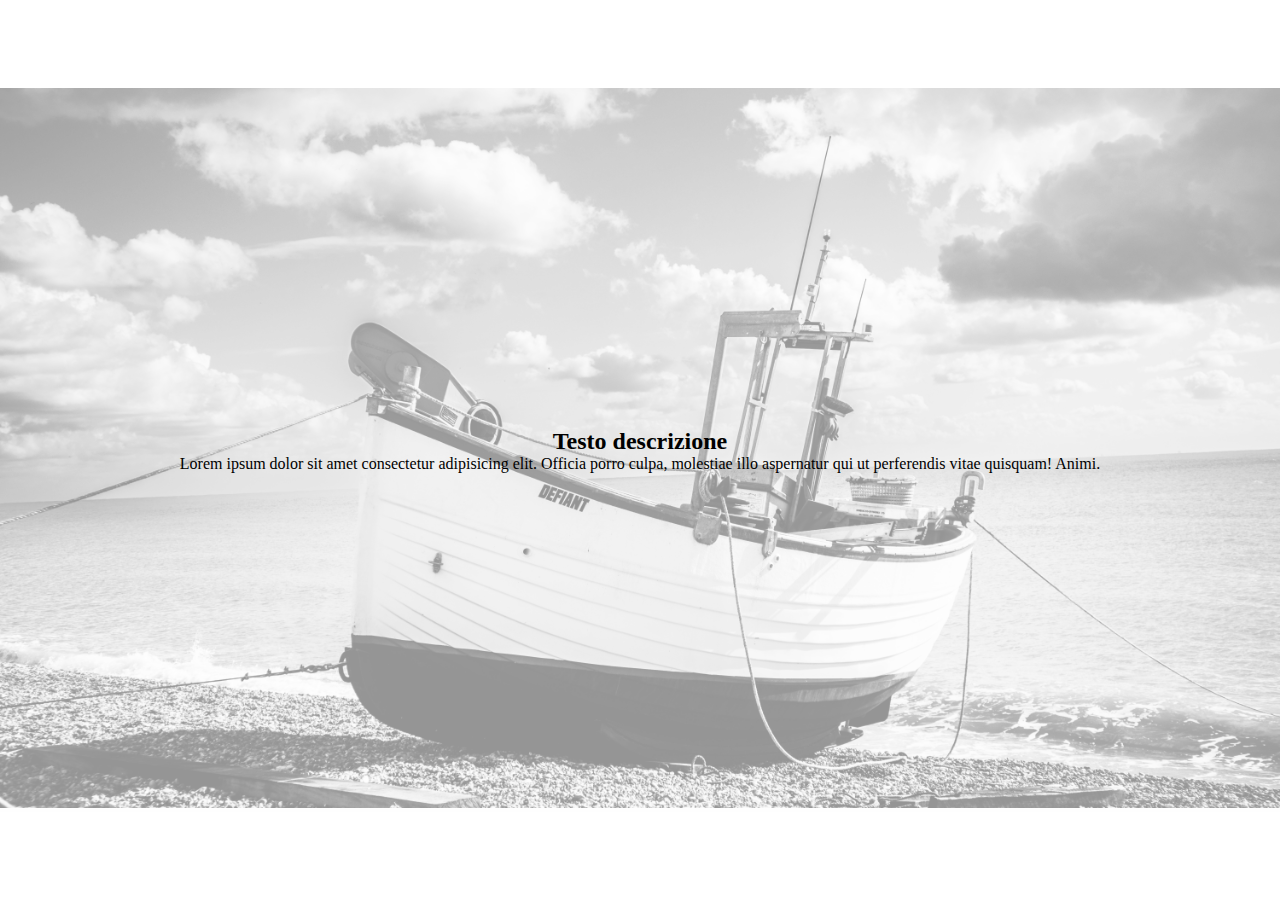
<file: 23-10/index.html>
<!DOCTYPE html>
<html lang="en">

<head>
    <meta charset="UTF-8">
    <meta name="viewport" content="width=device-width, initial-scale=1.0">
    <link rel="stylesheet" href="style.css">
    <title>Document</title>
</head>

<body>
    <section class="container">

        <figure>
            <span class="velo"></span>
            <img src="./foto.jpg" alt="fono nave">
        </figure>

        <section class="testo__foto">
            <h2>Testo descrizione</h2>
            <p>
                Lorem ipsum dolor sit amet consectetur adipisicing elit. Officia porro culpa, molestiae illo aspernatur
                qui
                ut perferendis vitae quisquam! Animi.
            </p>
        </section>
    </section>
</body>

</html>
</file>
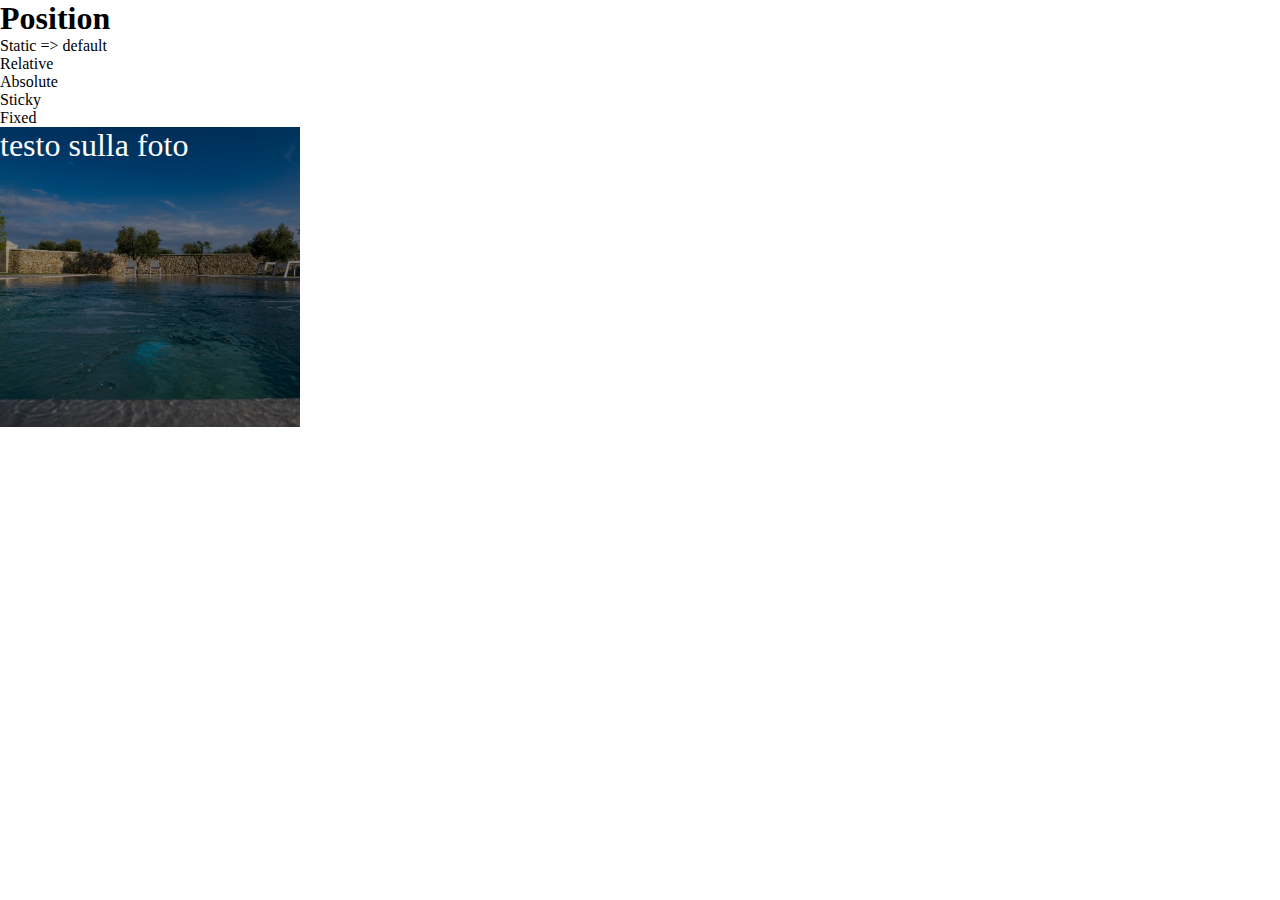
<file: css/02-10/index.html>
<!DOCTYPE html>
<html lang="en">
  <head>
    <meta charset="UTF-8" />
    <meta name="viewport" content="width=device-width, initial-scale=1.0" />
    <link rel="stylesheet" href="style.css" />
    <title>Position</title>
  </head>
  <body>
    <h1>Position</h1>
    <ul>
      <li>Static => default</li>
      <!-- posizione di partenza di tutti i tag -->
      <li>Relative</li>
      <!-- posizione relativa in base al suo posto nel flusso -->
      <li>Absolute</li>
      <li>Sticky</li>
      <!-- header=> stiky header -->
      <li>Fixed</li>
      <!-- posiziona un tag fisso nella pagina  -->
    </ul>

    <!--    <div class="esempio"></div>
     <div class="esempio2"></div> -->

    <div class="esempio3">
      <!-- container padre -->
      <!--          <div class="esempio4 uno"></div> 
          <div class="esempio4 due"></div> 
          <div class="esempio4 tre"></div> 
          <div class="esempio4 qua"></div>  -->
          <div class="pellicola"></div>
      <div class="foto">
        <img src="piscina.JPG" alt="" />
      
      </div>
        <p class="testo">testo sulla foto</p>
    </div>
  </body>
</html>
</file>
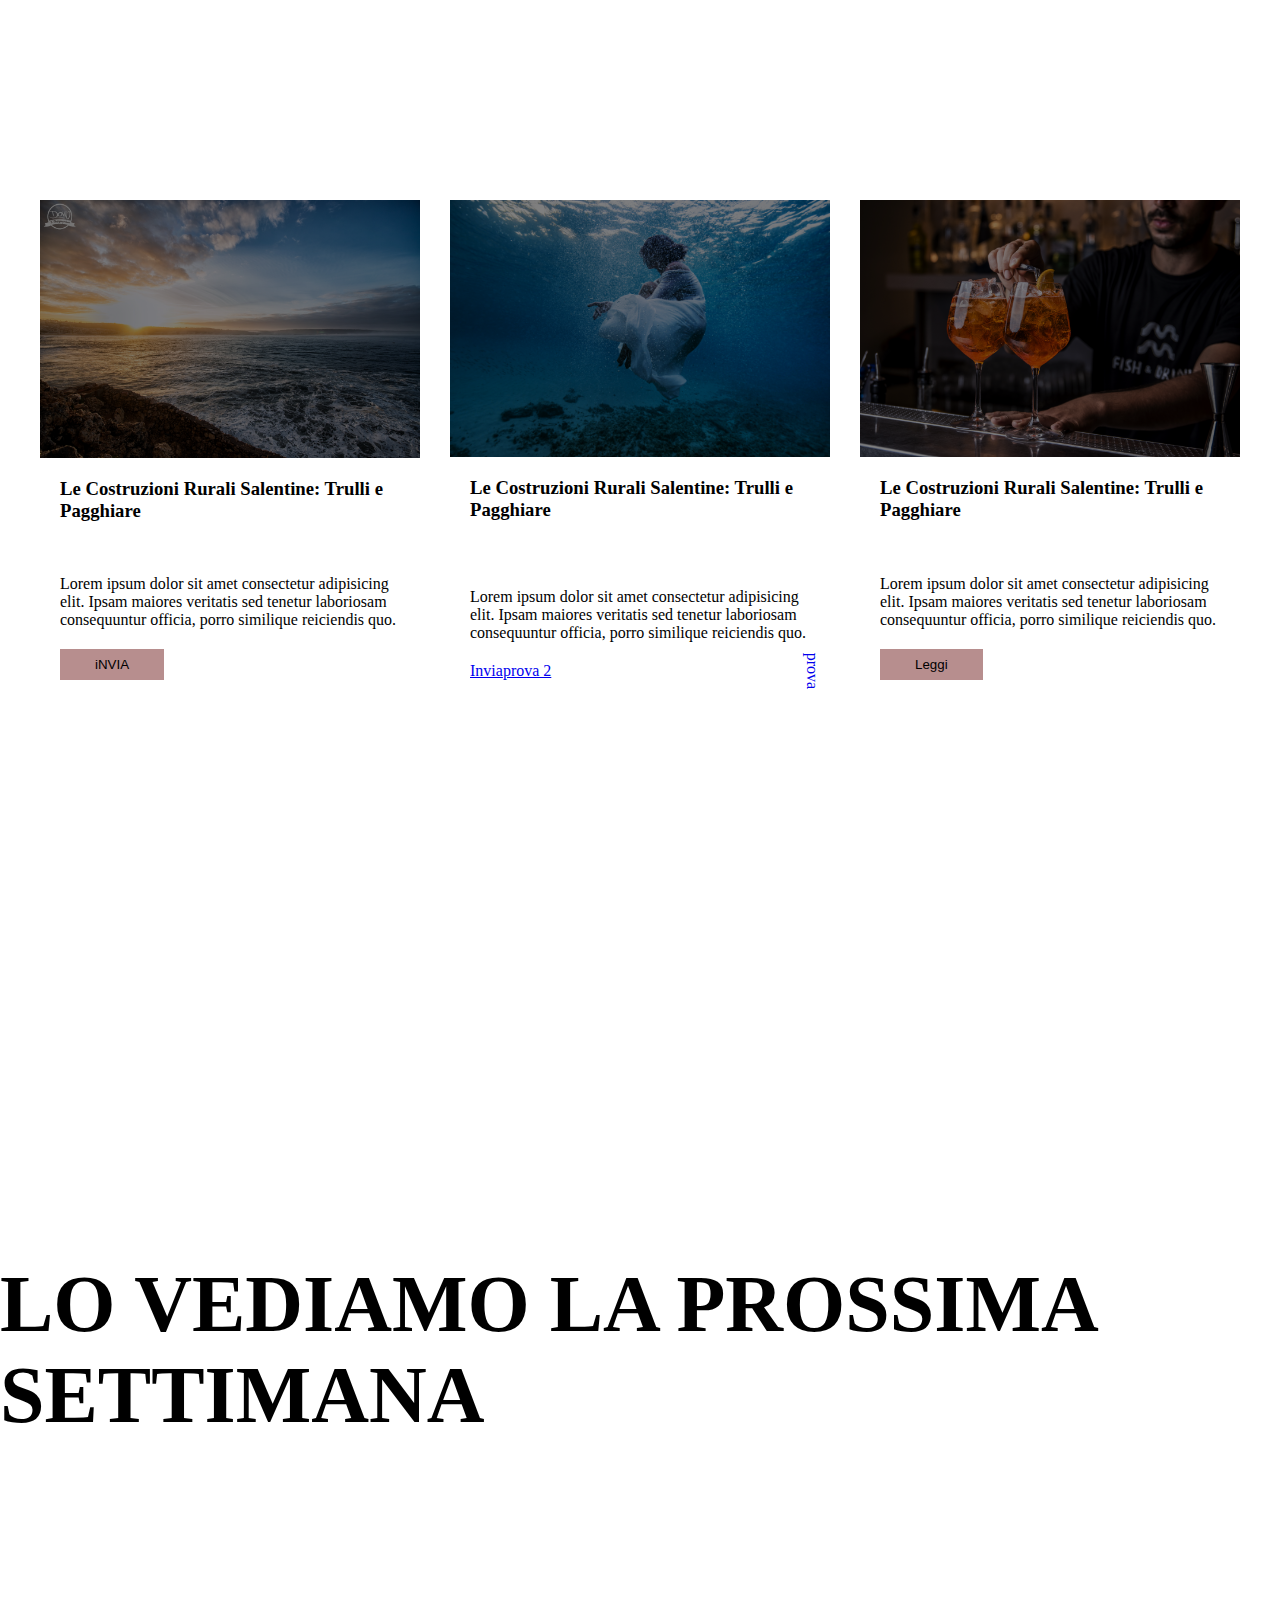
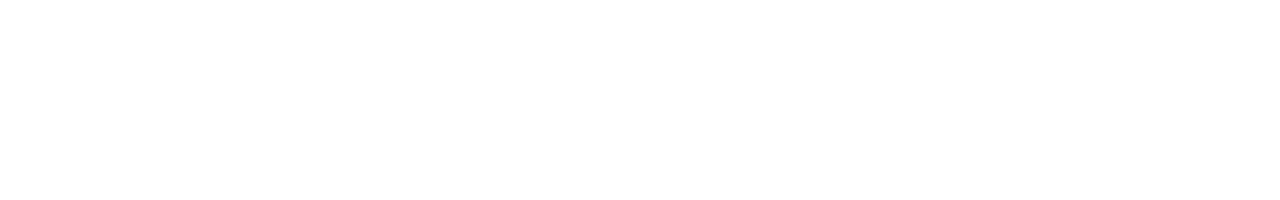
<file: css/09-10/index.html>
<!DOCTYPE html>
<html lang="en">

<head>
  <meta charset="UTF-8" />
  <meta name="viewport" content="width=device-width, initial-scale=1.0" />
  <link rel="stylesheet" href="style.css" />
  <title>Card</title>
</head>

<body>
  <section class="blog__cards">
    <div class="blog__cards-container">
      <div class="blog__cards-card">
        <figure class="blog__cards-card-foto">
          <img src="./src/DOM4974.jpg" alt="prima foto" />
        </figure>
        <div class="blog__cards-card-testo">
          <h3>Le Costruzioni Rurali Salentine: Trulli e Pagghiare</h3>
          <p>
            Lorem ipsum dolor sit amet consectetur adipisicing elit. Ipsam
            maiores veritatis sed tenetur laboriosam consequuntur officia,
            porro similique reiciendis quo.
          </p>
          <button class="invia">iNVIA</button>
        </div>
      </div>
      <div class="blog__cards-card">
        <figure class="blog__cards-card-foto">
          <img src="./src/DOM_9903.jpg" alt="prima foto" />
        </figure>
        <div class="blog__cards-card-testo">
          <h3>Le Costruzioni Rurali Salentine: Trulli e Pagghiare</h3>
          <p>
            Lorem ipsum dolor sit amet consectetur adipisicing elit. Ipsam
            maiores veritatis sed tenetur laboriosam consequuntur officia,
            porro similique reiciendis quo.
          </p>
          <a class="inviaA" href="#">Invia</a>

        </div>
      </div>
      <div class="blog__cards-card">
        <figure class="blog__cards-card-foto">
          <img src="./src/GE1_2231_ammare©whiroo2021-scaled.jpg" alt="prima foto" />
        </figure>
        <div class="blog__cards-card-testo">
          <h3>Le Costruzioni Rurali Salentine: Trulli e Pagghiare</h3>
          <p>
            Lorem ipsum dolor sit amet consectetur adipisicing elit. Ipsam
            maiores veritatis sed tenetur laboriosam consequuntur officia,
            porro similique reiciendis quo.
          </p>
          <button>Leggi</button>
        </div>
      </div>
    </div>
  </section>

  <section class="centrale">
    <section class="container__centrale">
      <h1 class="daAnimare">Lo
         vediamo la prossima settimana</h1>
    </section>

  </section>
</body>

</html>
</file>
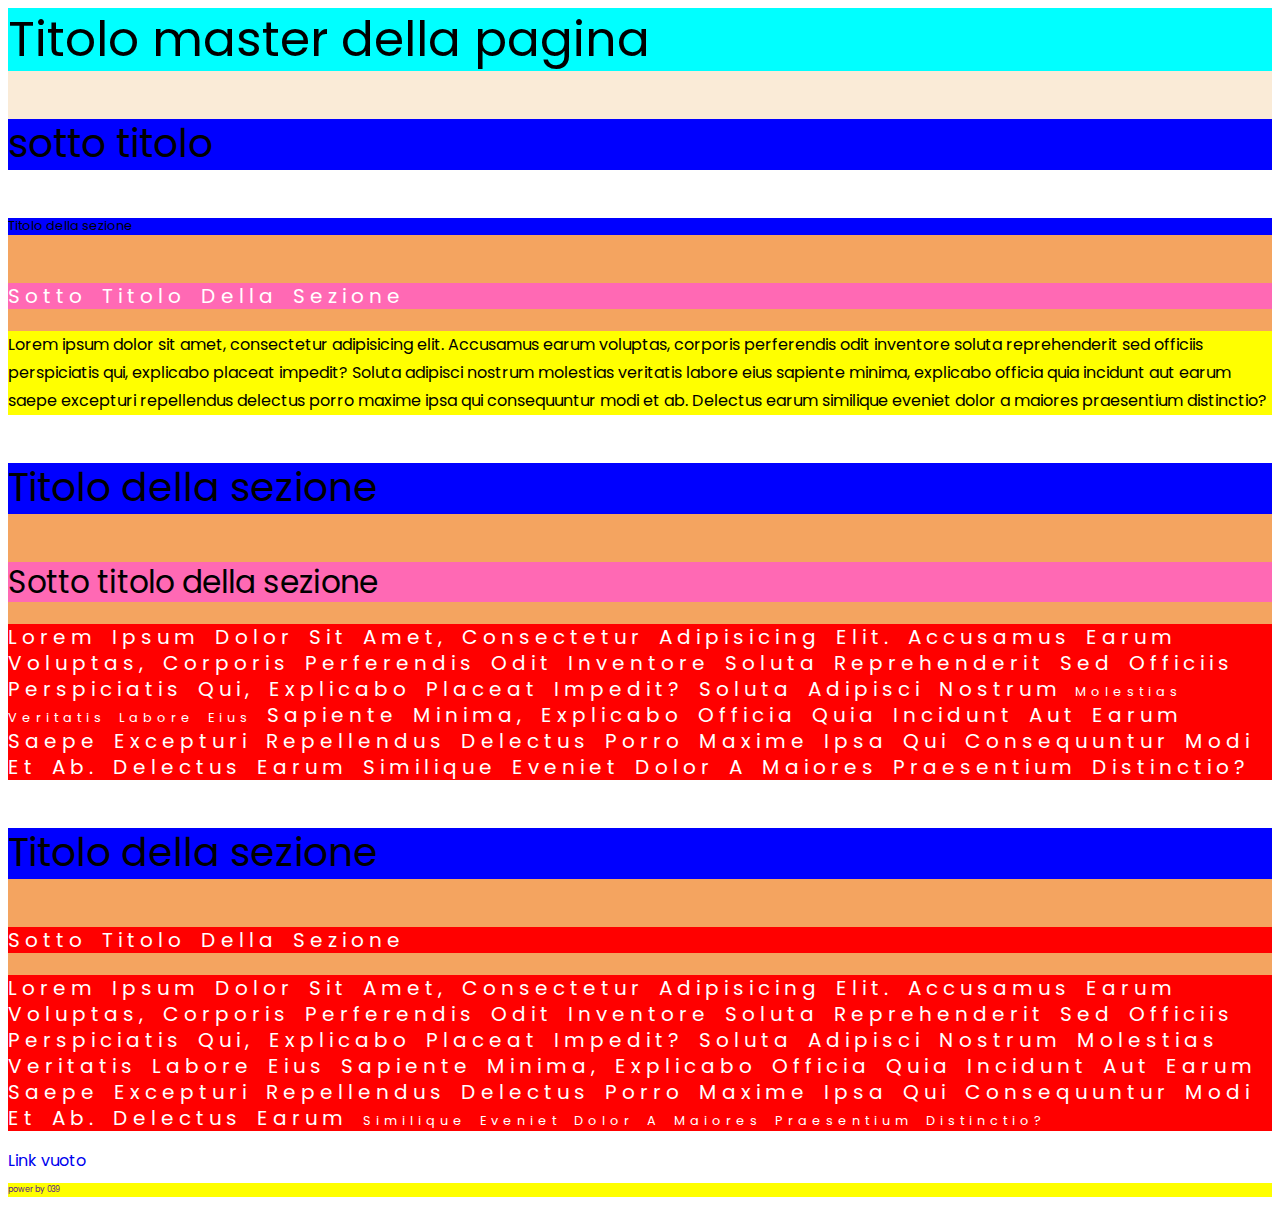
<file: css/25-09/index.html>
<!DOCTYPE html>
<html lang="en">
  <head>
    <meta charset="UTF-8" />
    <meta name="viewport" content="width=device-width, initial-scale=1.0" />
    <link rel="stylesheet" href="./src/style/style.css" />
    <link rel="preconnect" href="https://fonts.googleapis.com" />
    <link rel="preconnect" href="https://fonts.gstatic.com" crossorigin />
 
    <title>Pagina con lo stile</title>
  </head>
  <body>
    <main>
      <h1>Titolo master della pagina</h1>
      <h2>sotto titolo</h2>
    </main>
    <section>
      <h2 class="text_small">Titolo della sezione</h2>
      <h3 class="primoTitoloH3" id="titoloSecondoH3">
        Sotto titolo della sezione
      </h3>
      <p>
        Lorem ipsum dolor sit amet, consectetur adipisicing elit. Accusamus
        earum voluptas, corporis perferendis odit inventore soluta reprehenderit
        sed officiis perspiciatis qui, explicabo placeat impedit? Soluta
        adipisci nostrum molestias veritatis labore eius sapiente minima,
        explicabo officia quia incidunt aut earum saepe excepturi repellendus
        delectus porro maxime ipsa qui consequuntur modi et ab. Delectus earum
        similique eveniet dolor a maiores praesentium distinctio?
      </p>
    </section>
    <section>
      <h2>Titolo della sezione</h2>
      <h3 id="titoloSecondoH3">Sotto titolo della sezione</h3>
      <p class="primoTitoloH3">
        Lorem ipsum dolor sit amet, consectetur adipisicing elit. Accusamus
        earum voluptas, corporis perferendis odit inventore soluta reprehenderit
        sed officiis perspiciatis qui, explicabo placeat impedit? Soluta
        adipisci nostrum<span class="text_small"> molestias veritatis labore eius</span> sapiente minima,
        explicabo officia quia incidunt aut earum saepe excepturi repellendus
        delectus porro maxime ipsa qui consequuntur modi et ab. Delectus earum
        similique eveniet dolor a maiores praesentium distinctio?
      </p>
    </section>
    <section>
      <h2>Titolo della sezione</h2>
      <h3 class="primoTitoloH3">Sotto titolo della sezione</h3>
      <p class="primoTitoloH3" S>
        Lorem ipsum dolor sit amet, consectetur adipisicing elit. Accusamus
        earum voluptas, corporis perferendis odit inventore soluta reprehenderit
        sed officiis perspiciatis qui, explicabo placeat impedit? Soluta
        adipisci nostrum molestias veritatis labore eius sapiente minima,
        explicabo officia quia incidunt aut earum saepe excepturi repellendus
        delectus porro maxime ipsa qui consequuntur modi et ab. Delectus earum
       <small> similique eveniet dolor a maiores praesentium distinctio?</small>
      </p>
    </section>

    <a href="#">Link vuoto</a>
    <!-- selettore di tag
selezione tutiii tag uguali, e gli assegna il medesiomo stile

selettore di classe o il selettore di id

selettore di classe ==> .nomeDellaClasse

selettore di id ==> #nomeDellId

-->
<footer>
  <a href="">  <p class="copyright">power by 039</p></a>
</footer>
  </body>
</html>
</file>
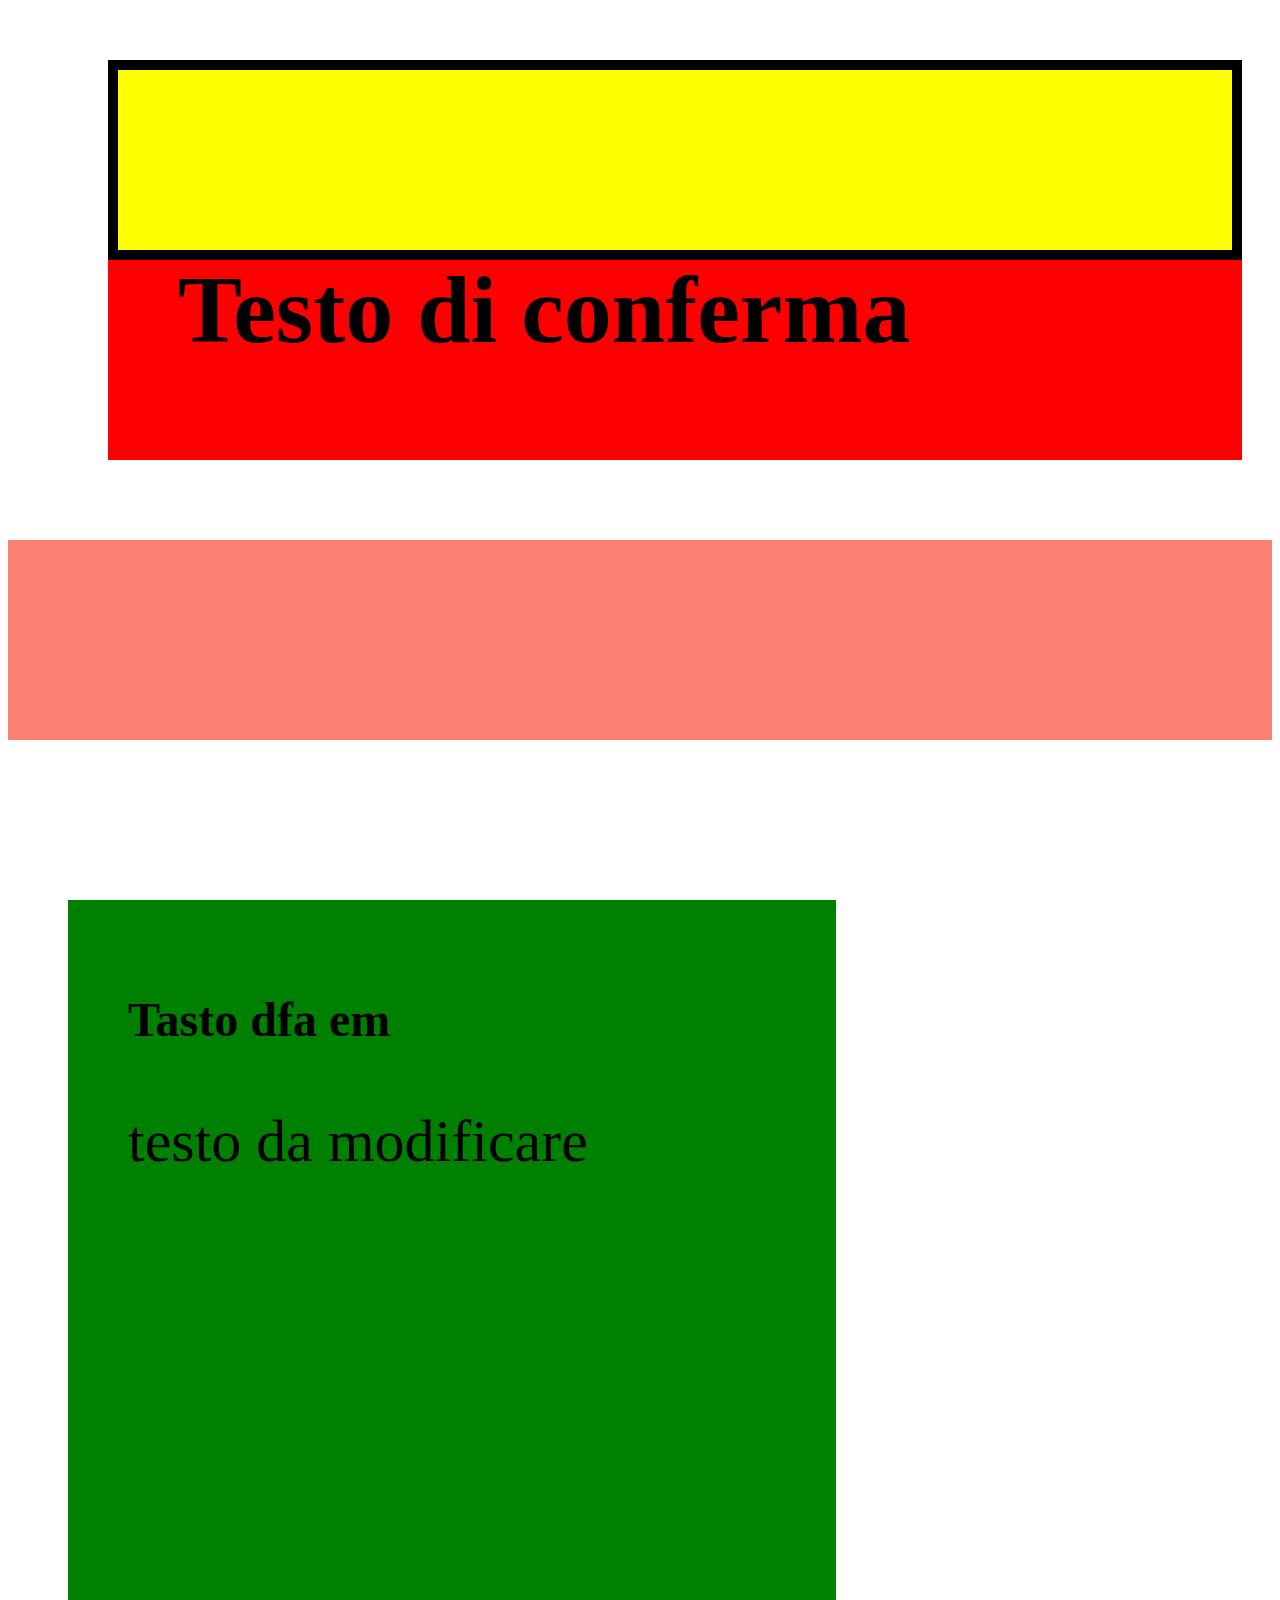
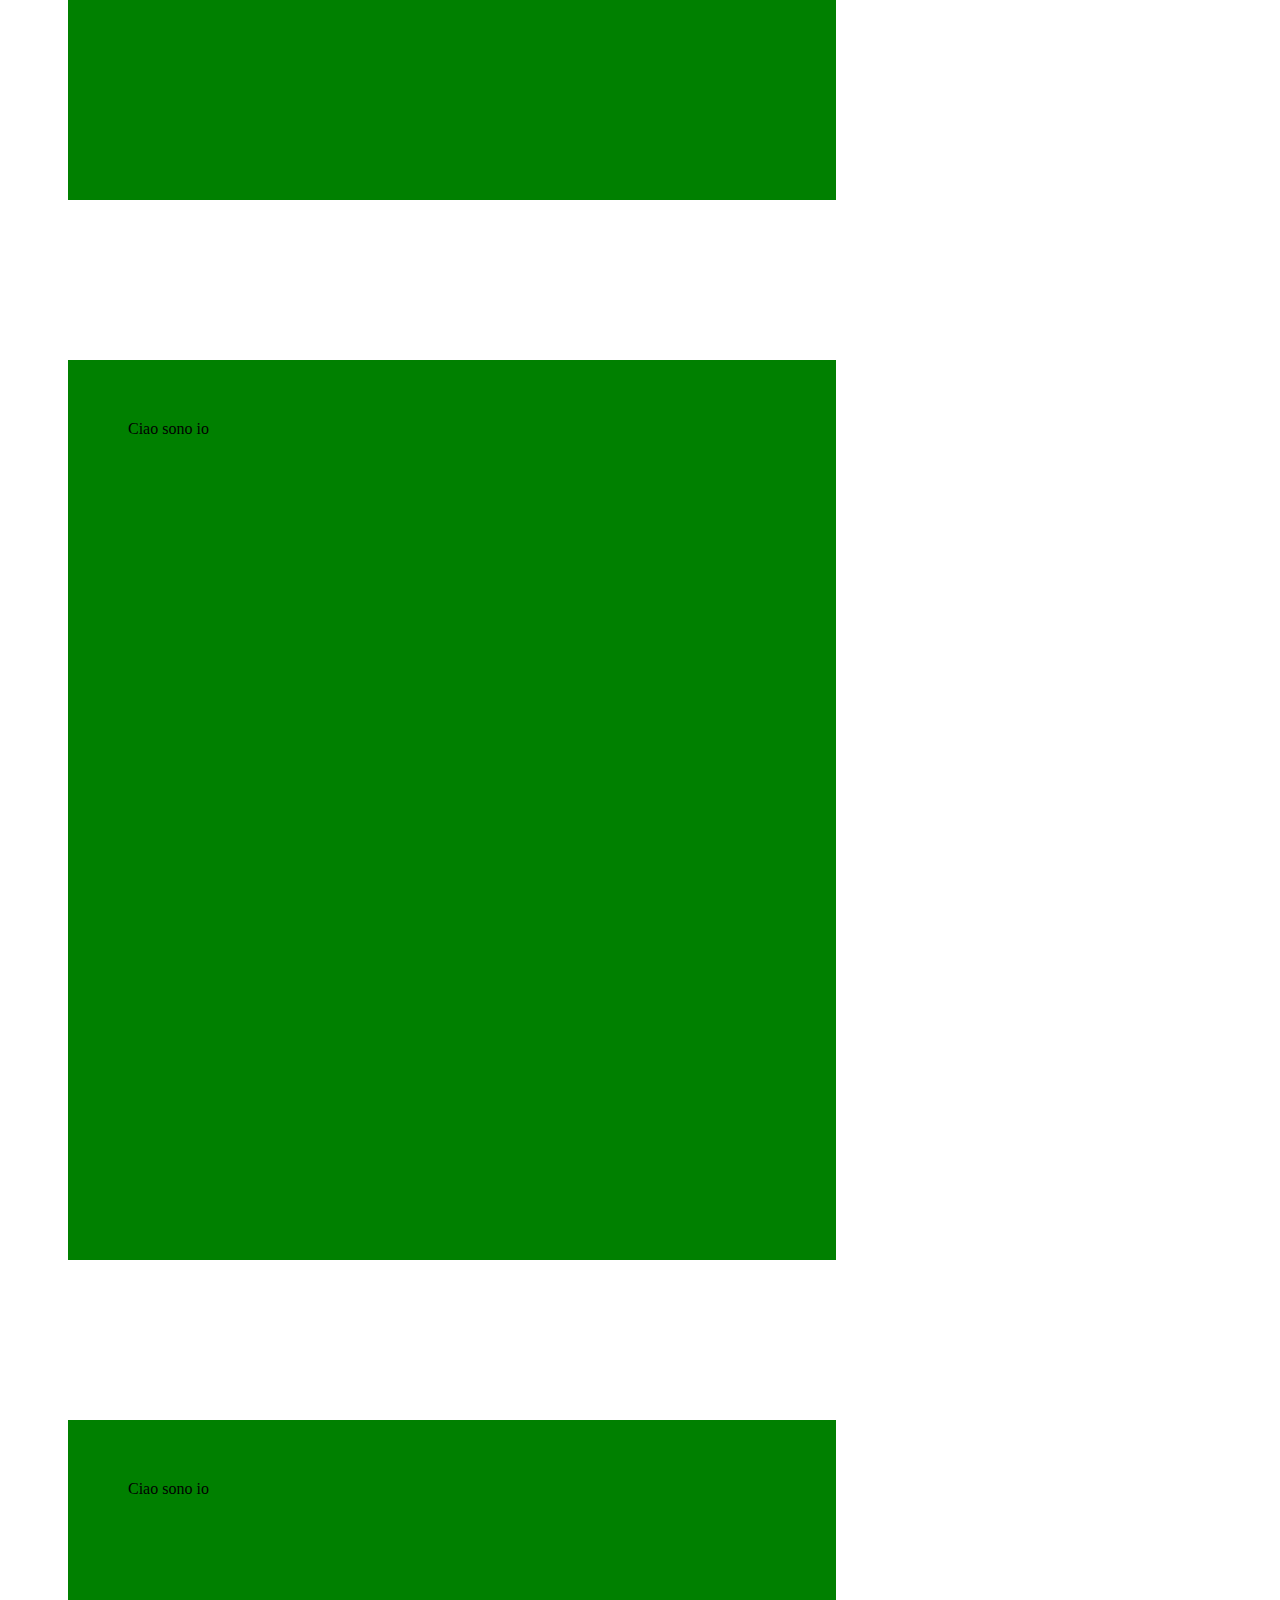
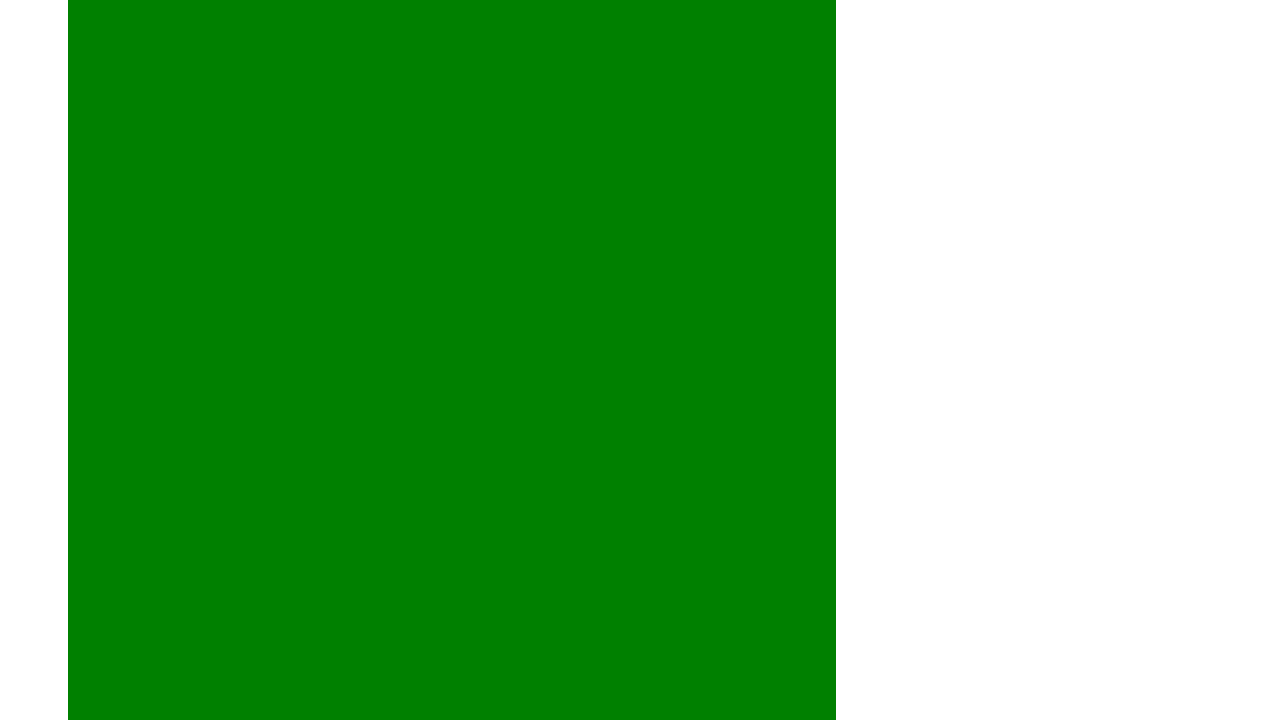
<file: css/28-09/index.html>
<!DOCTYPE html>
<html lang="en">
<head>
    <meta charset="UTF-8">
    <meta name="viewport" content="width=device-width, initial-scale=1.0">
    <link rel="stylesheet" href="./css/style.css">
    <title>Document</title>
</head>
<body>
    
<!-- 
    box model
        margin
        padding
        border
    regole block element
        width
        height
        margin
        padding
        border
    regole inline element
    unità di misura
        px
        em
        rem
        %
        vw
        vh
        vmin
        vmax


-->

<div class="box1">
  <!-- si trova dentro -->  <div class="box2">
    <h1>Testo di conferma</h1>
  </div>
</div>
<!-- si trova fuori -->
<div class="box3"></div>

<div class="box4">
    <h1>Tasto dfa em</h1>
    <p>testo da modificare</p></div>
<div class="box4">Ciao sono io</div>
<div class="box4">Ciao sono io</div>
</body>
</html>
</file>
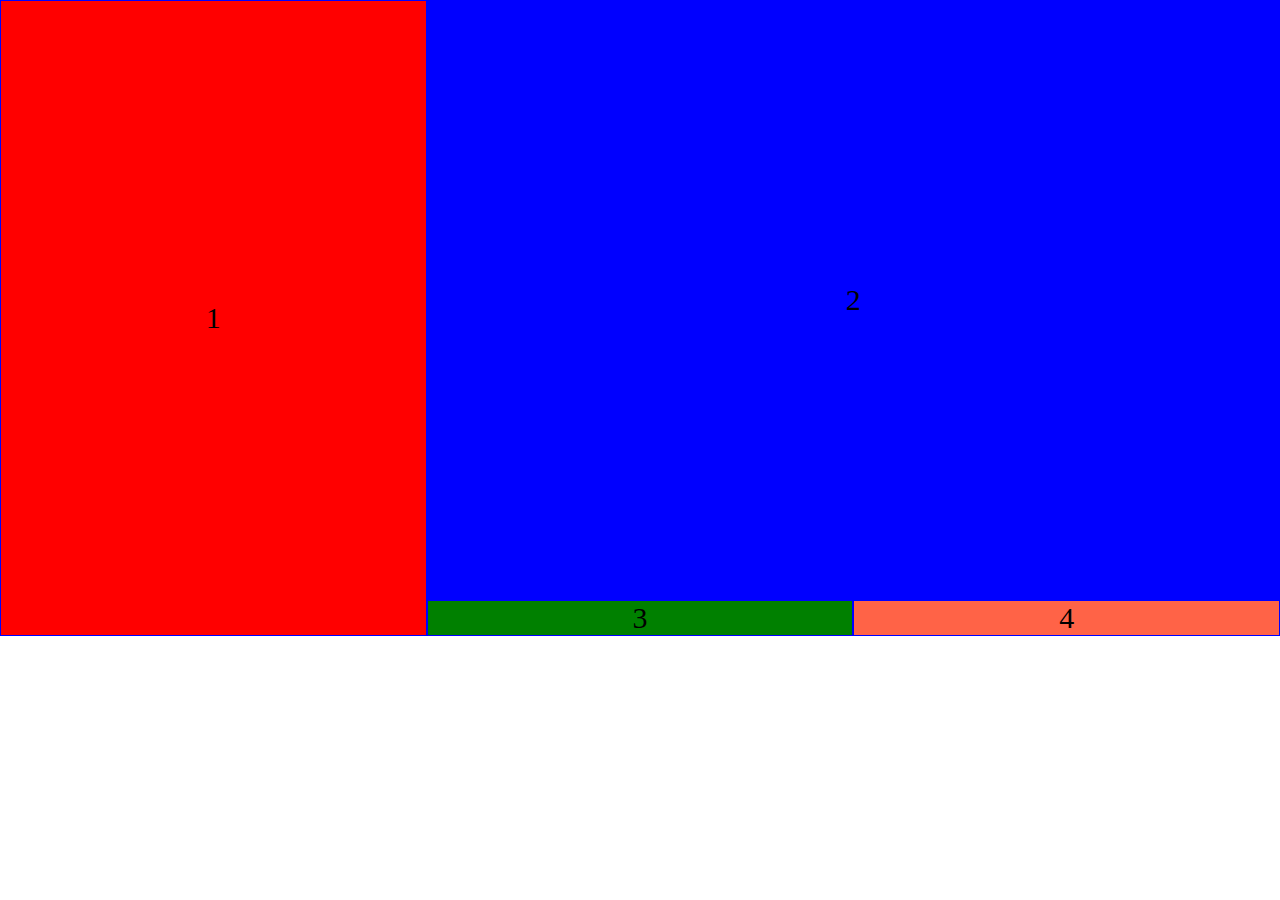
<file: css/grid/index.html>
<!DOCTYPE html>
<html lang="en">
<head>
    <meta charset="UTF-8">
    <meta name="viewport" content="width=device-width, initial-scale=1.0">
    <link rel="stylesheet" href="style.css">
    <title>css grid</title>
</head>
<body>
    <section class="container"><!-- padre -->
        <div class="item item-1">1</div><!-- figlio -->
        <div class="item item-2">2</div>
        <div class="item item-3">3</div>
        <div class="item item-4">4</div>
      <!--   <div class="item item-5">5</div> -->
    <!--     <div class="item item-6">6</div>
        <div class="item item-7">7</div>
        <div class="item item-8">8</div>
        <div class="item item-9">9</div> -->

     <!--    <div class="item item-7">6</div> -->
    </section>

</body>
</html>
</file>
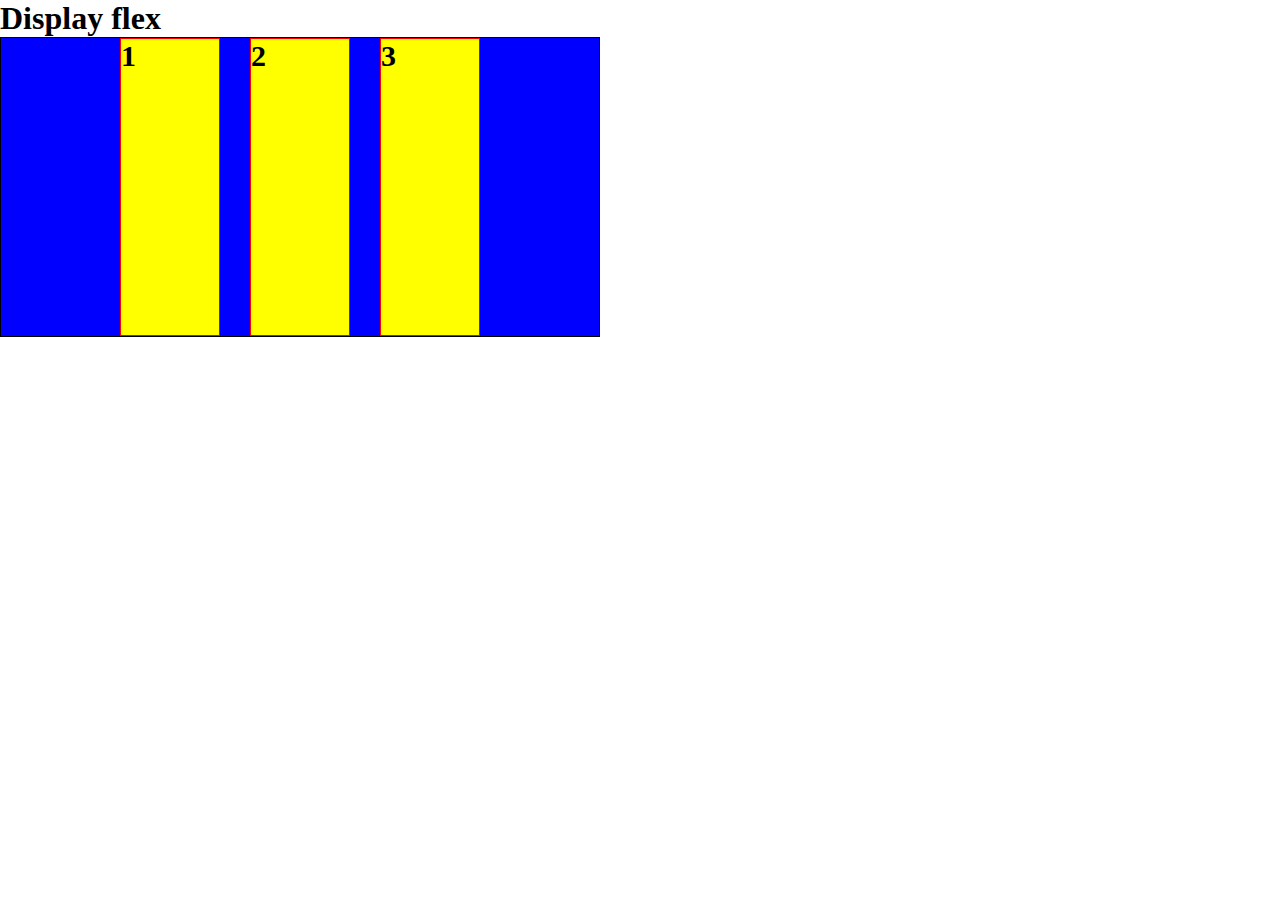
<file: css/flex/02-10/index.html>
<!DOCTYPE html>

<html lang="en">

<head>
    <meta charset="UTF-8">
    <meta name="viewport" content="width=device-width, initial-scale=1.0">
    <link rel="stylesheet" href="./src/style/style.css">
    <title>Display flex</title>
</head>
<body>
    
<h1>Display flex</h1>

<!-- container padre 
    items figli
-->

<div class="padre">
<article class="figlio figlio1"><p>1</p></article>
<article class="figlio figlio2"><p>2</p></article>
<article class="figlio figlio3"><p>3</p></article>
</div>


</body>
</html>
</file>
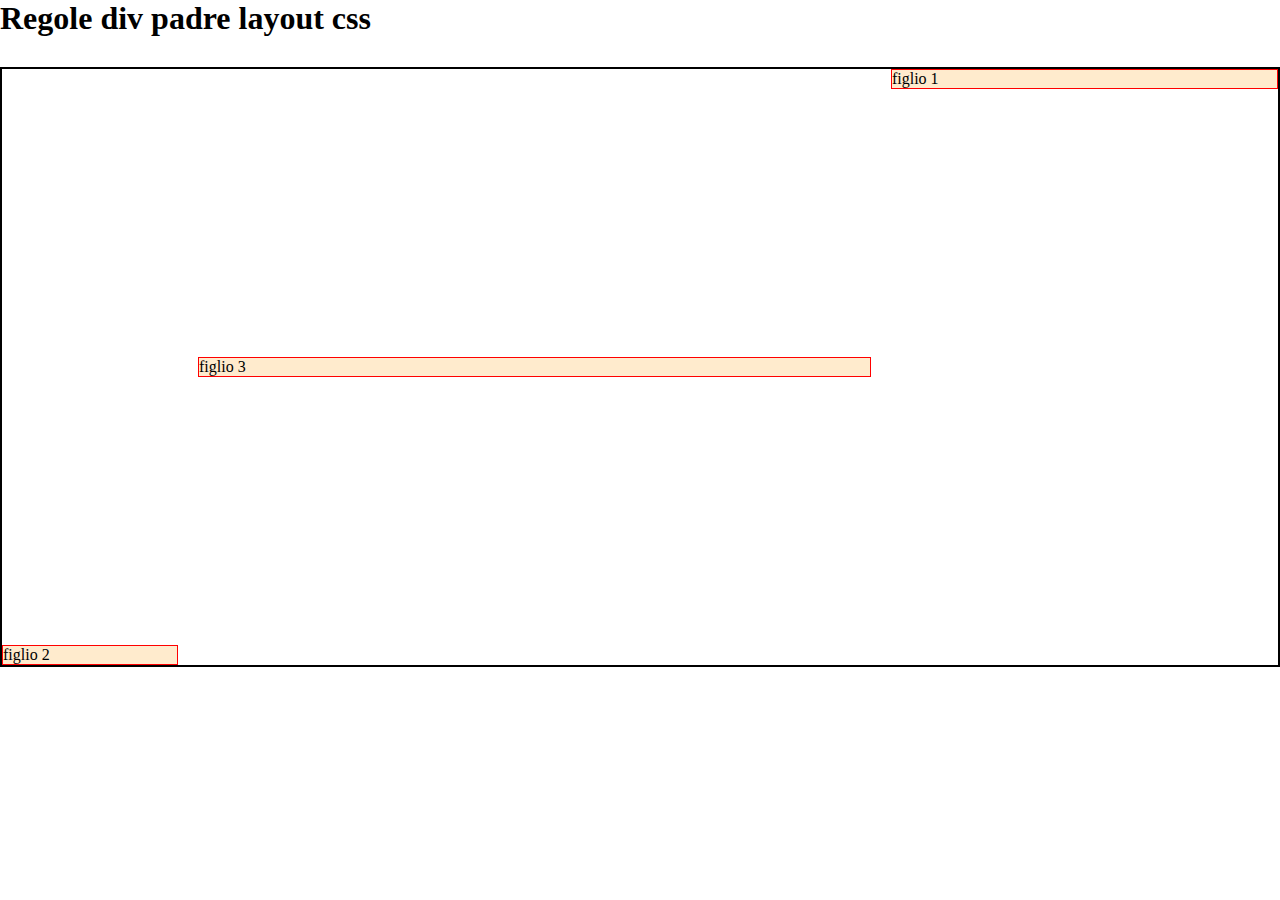
<file: css/flex/05-10/index.html>
<!DOCTYPE html>
<html lang="en">
  <head>
    <meta charset="UTF-8" />
    <meta name="viewport" content="width=device-width, initial-scale=1.0" />
    <link rel="stylesheet" href="style.css" />
    <title>Regole padre</title>
  </head>
  <body>
    <h1>Regole div padre layout css</h1>

    <section class="padre">
      <!-- padre -->
      <!-- figli -->
      <div class="figlio uno">figlio 1</div>

      <div class="figlio due">figlio 2</div>
      <div class="figlio tre">figlio 3</div>
<!--       <div class="figlio quattro">figlio 4</div>
      <div class="figlio cinque">figlio 5</div>
      <div class="figlio sei">figlio 6</div>
      <div class="figlio sette">figlio 7</div>
      <div class="figlio otto">figlio 8</div>
      <div class="figlio nove">figlio 9</div>
      <div class="figlio dieci">figlio 10</div> --> 
    </section>
  </body>
</html>
</file>
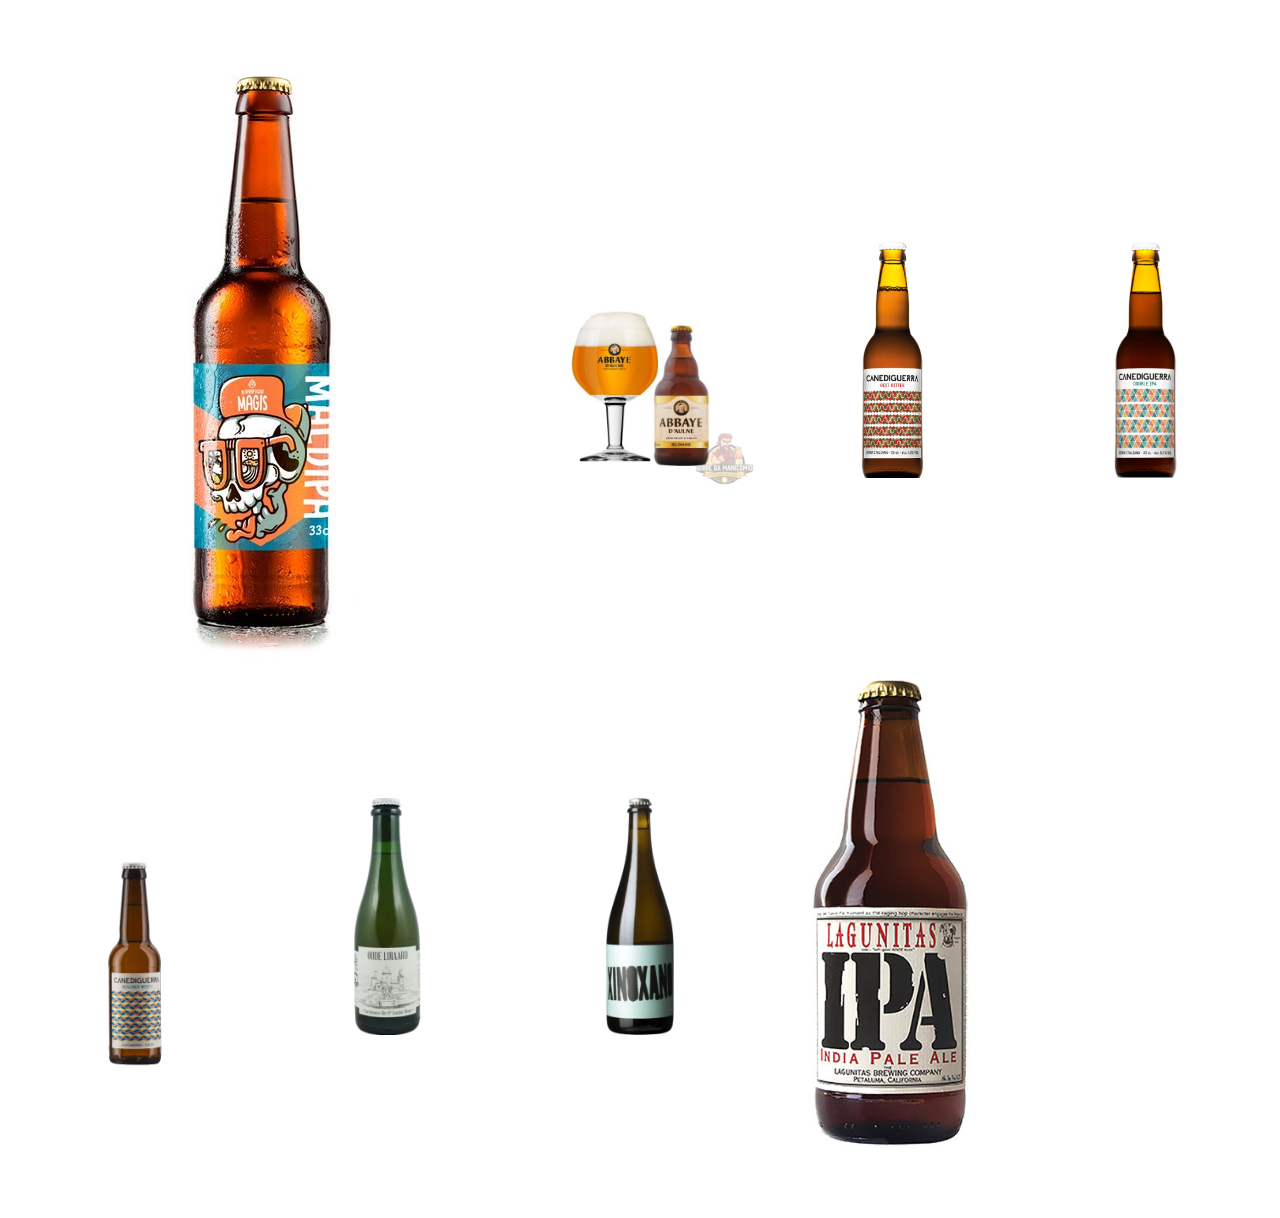
<file: css/grid/19-10/index.html>
<!DOCTYPE html>
<html lang="en">

<head>
    <meta charset="UTF-8">
    <meta name="viewport" content="width=device-width, initial-scale=1.0">
    <link rel="stylesheet" href="style.css">
    <title>Document</title>
</head>

<body>
    <div class="container">
        <div class="item item1">
            <div class="item__foto item1__foto">
                <img src="./img/ottojpg.jpg" alt="birra uno">
            </div>
            <div class="item1__desc">
                <h2>Abbaye Blonde</h2>
                <p>Lorem ipsum dolor sit amet consectetur adipisicing elit. Quisquam, voluptatum.</p>
            </div>
        </div>
        <div class="item item2">
            <div class="item2__foto item__foto">
                <img src="./img/abbaye-blonde.jpg" alt="birra uno">
            </div>
            <div class="item1__desc">
                <h2>Abbaye Blonde</h2>
                <p>Lorem ipsum dolor sit amet consectetur adipisicing elit. Quisquam, voluptatum.</p>
            </div>
        </div>
        <div class="item item3">
            <div class="item3__foto item__foto">
                <img src="./img/due.jpg" alt="birra uno">
            </div>
            <div class="item1__desc ">
                <h2>Abbaye Blonde</h2>
                <p>Lorem ipsum dolor sit amet consectetur adipisicing elit. Quisquam, voluptatum.</p>
            </div>
        </div>
        <div class="item item4">
            <div class="item4__foto item__foto">
                <img src="./img/tre.jpg" alt="birra uno">
            </div>
            <div class="item1__desc">
                <h2>Abbaye Blonde</h2>
                <p>Lorem ipsum dolor sit amet consectetur adipisicing elit. Quisquam, voluptatum.</p>
            </div>
        </div>
        <div class="item item5">
            <div class="item5__foto item__foto">
                <img src="./img/quattro.webp" alt="birra uno">
            </div>
            <div class="item1__desc">
                <h2>Abbaye Blonde</h2>
                <p>Lorem ipsum dolor sit amet consectetur adipisicing elit. Quisquam, voluptatum.</p>
            </div>
        </div>
        <div class="item item6">
            <div class="item6__foto item__foto">
                <img src="./img/cinque.jpg" alt="birra uno">
            </div>
            <div class="item1__desc">
                <h2>Abbaye Blonde</h2>
                <p>Lorem ipsum dolor sit amet consectetur adipisicing elit. Quisquam, voluptatum.</p>
            </div>
        </div>
        <div class="item item7">
            <div class="item7__foto item__foto">
                <img src="./img/sei.jpg" alt="birra uno">
            </div>
            <div class="item1__desc">
                <h2>Abbaye Blonde</h2>
                <p>Lorem ipsum dolor sit amet consectetur adipisicing elit. Quisquam, voluptatum.</p>
            </div>
        </div>
        <div class="item item8">
            <div class="item8__foto item__foto">
                <img src="./img/sette.jpg" alt="birra uno">
            </div>
            <div class="item1__desc">
                <h2>Abbaye Blonde</h2>
                <p>Lorem ipsum dolor sit amet consectetur adipisicing elit. Quisquam, voluptatum.</p>
            </div>
        </div>
    </div>


</body>

</html>
</file>
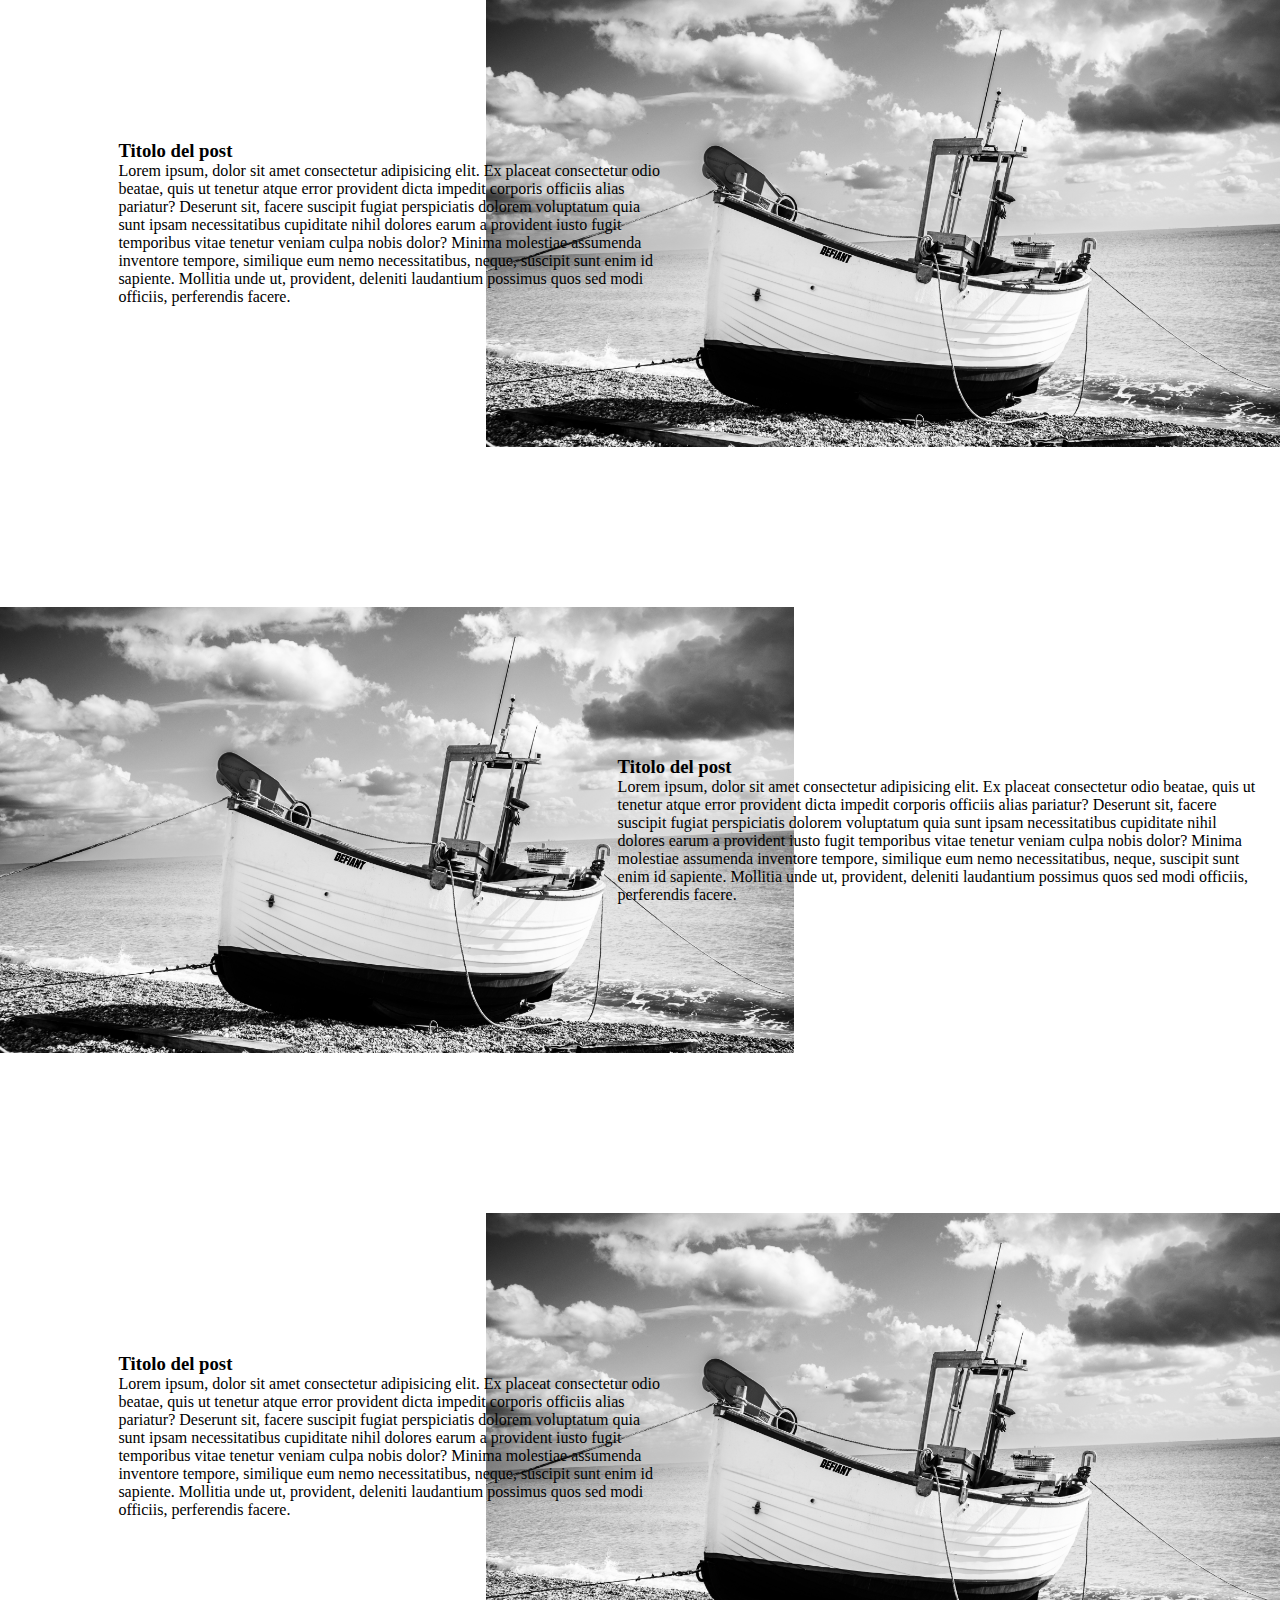
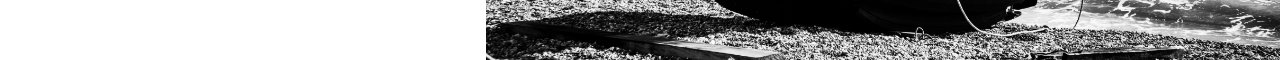
<file: css/grid/19-10bis/index.html>
<!DOCTYPE html>
<html lang="en">

<head>
    <meta charset="UTF-8">
    <meta name="viewport" content="width=device-width, initial-scale=1.0">
    <link rel="stylesheet" href="style.css">
    <title>grid custom</title>
</head>

<body>
    <div class="container">
        <div class="blocco_foto">
            <figure>
                <img src="./foto.jpg" alt="foto">
            </figure>
        </div>
        <div class="blocco_testo">
            <h3>Titolo del post</h3>
            <p>Lorem ipsum, dolor sit amet consectetur adipisicing elit. Ex placeat consectetur odio beatae, quis ut
                tenetur atque error provident dicta impedit corporis officiis alias pariatur? Deserunt sit, facere
                suscipit fugiat perspiciatis dolorem voluptatum quia sunt ipsam necessitatibus cupiditate nihil dolores
                earum a provident iusto fugit temporibus vitae tenetur veniam culpa nobis dolor? Minima molestiae
                assumenda inventore tempore, similique eum nemo necessitatibus, neque, suscipit sunt enim id sapiente.
                Mollitia unde ut, provident, deleniti laudantium possimus quos sed modi officiis, perferendis facere.
            </p>
        </div>
    </div>
    <div class="divisore"></div>
    <div class="container_imvert">
        <div class="blocco_foto_in">
            <figure>
                <img src="./foto.jpg" alt="foto">
            </figure>
        </div>
        <div class="blocco_testo_in">
            <h3>Titolo del post</h3>
            <p>Lorem ipsum, dolor sit amet consectetur adipisicing elit. Ex placeat consectetur odio beatae, quis ut
                tenetur atque error provident dicta impedit corporis officiis alias pariatur? Deserunt sit, facere
                suscipit fugiat perspiciatis dolorem voluptatum quia sunt ipsam necessitatibus cupiditate nihil dolores
                earum a provident iusto fugit temporibus vitae tenetur veniam culpa nobis dolor? Minima molestiae
                assumenda inventore tempore, similique eum nemo necessitatibus, neque, suscipit sunt enim id sapiente.
                Mollitia unde ut, provident, deleniti laudantium possimus quos sed modi officiis, perferendis facere.
            </p>
        </div>
    </div>
    <div class="divisore"></div>
    <div class="container">
        <div class="blocco_foto">
            <figure>
                <img src="./foto.jpg" alt="foto">
            </figure>
        </div>
        <div class="blocco_testo">
            <h3>Titolo del post</h3>
            <p>Lorem ipsum, dolor sit amet consectetur adipisicing elit. Ex placeat consectetur odio beatae, quis ut
                tenetur atque error provident dicta impedit corporis officiis alias pariatur? Deserunt sit, facere
                suscipit fugiat perspiciatis dolorem voluptatum quia sunt ipsam necessitatibus cupiditate nihil dolores
                earum a provident iusto fugit temporibus vitae tenetur veniam culpa nobis dolor? Minima molestiae
                assumenda inventore tempore, similique eum nemo necessitatibus, neque, suscipit sunt enim id sapiente.
                Mollitia unde ut, provident, deleniti laudantium possimus quos sed modi officiis, perferendis facere.
            </p>
        </div>
    </div>
</body>

</html>
</file>
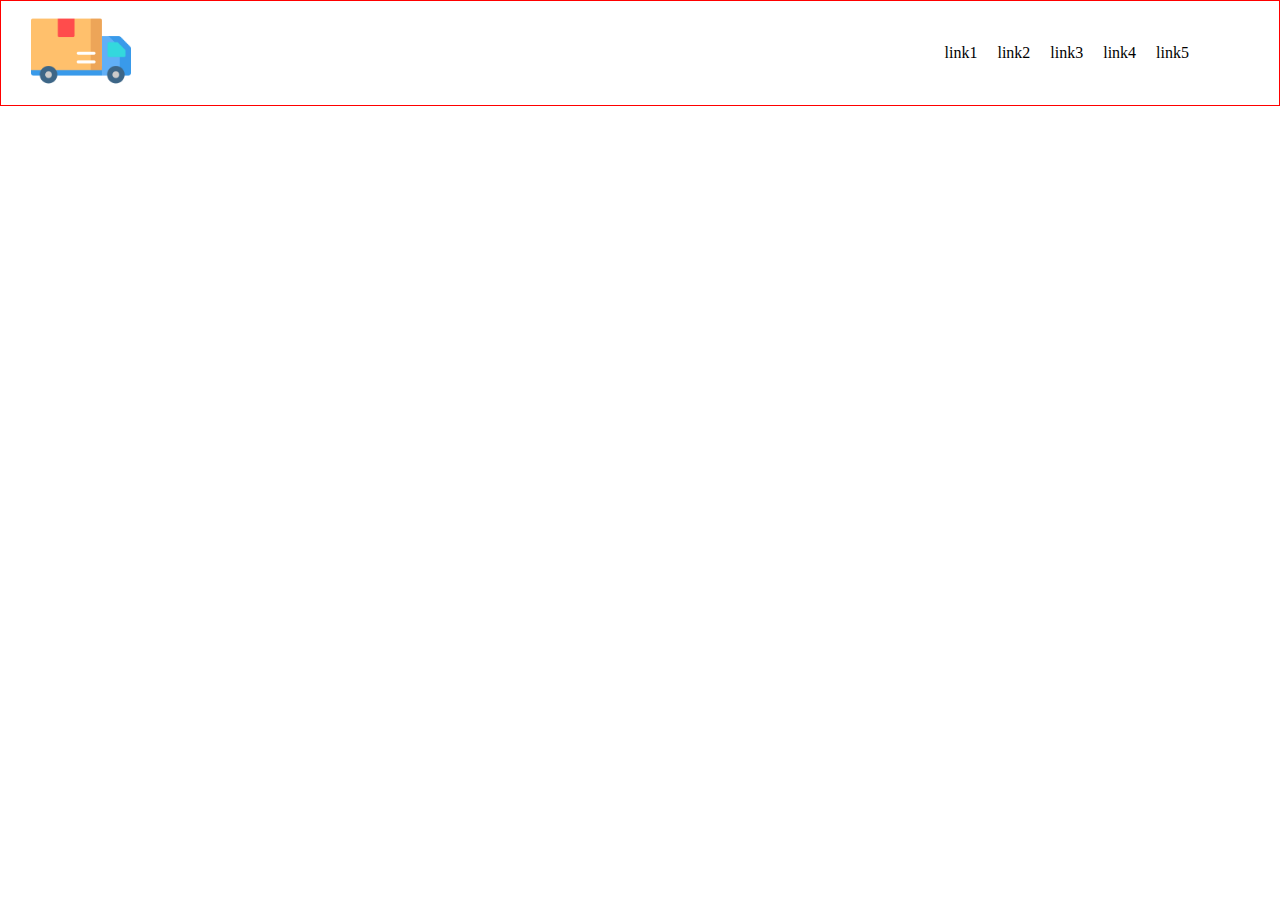
<file: css/flex/05-10/nav/index.html>
<!DOCTYPE html>
<html lang="it">
  <head>
    <meta charset="UTF-8" />
    <meta name="viewport" content="width=device-width, initial-scale=1.0" />
    <link rel="stylesheet" href="style.css" />
    <link
      rel="stylesheet"
      href="https://cdnjs.cloudflare.com/ajax/libs/font-awesome/6.4.2/css/all.min.css"
      integrity="sha512-z3gLpd7yknf1YoNbCzqRKc4qyor8gaKU1qmn+CShxbuBusANI9QpRohGBreCFkKxLhei6S9CQXFEbbKuqLg0DA=="
      crossorigin="anonymous"
      referrerpolicy="no-referrer"
    />
    <title>font awesome</title>
  </head>
  <body>
    <header>
      <div class="header__wrapper"><!-- padre -->
        <!-- figli -->
        <section class="logo">
          <img src="delivery.png" alt="logo azienda" />
        </section>

      <div class="menus__header">
          <section class="menu">
            <nav class="menu-principale">
              <ul>
                <li>link1</li>
                <li>link2</li>
                <li>link3</li>
                <li>link4</li>
                <li>link5</li>
              </ul>
            </nav>
          </section>
          <section class="contatti">
            <nav class="menu_contatti">
              <ul>
                <li class="telefofo"><i class="fa-solid fa-phone"></i></li>
                <li class="wa"><i class="fa-brands fa-whatsapp"></i></li>
                <li class="meta"><i class="fa-brands fa-facebook"></i></li>
              </ul>
            </nav>
          </section>
      </div>
      </div>
    </header>
  </body>
</html>
</file>
<file: 23-10/style.css>
* {
    margin: 0;
    padding: 0;
    box-sizing: border-box;
}

img {
    width: 100%;
}

.container {
/*     width: 1200px; */
    height: 100vh;
    margin: 0 auto;
    display: flex;
    justify-content: center;
    align-content: center;
    flex-direction: column;

}

.testo__foto {
    display: none;
    text-align: center;
}

.container:hover .testo__foto {
    display: flex;
    flex-direction: column;
    align-items: center;
    justify-content: center;
    width: 100%;
    height: 100%;
    position: absolute;
}

.container figure {
    position: relative;
}

.velo {
    position: absolute;
    width: 100%;
    height: 100%;
    background-color: rgb(0, 0, 0, 0.5);
}

.container:hover .velo{
    background-color: #fefefe96;
    transition: ease-in .5s;
}
</file>
<file: css/02-10/style.css>
*{margin:0;padding: 0;box-sizing: border-box;}
img {
  width: 100%; /* 300 px */
  height: 100%; /* 300px */
  object-fit: cover;
}

.esempio {
  width: 300px;
  border: 2px solid red;
  background-color: red;
  height: 300px;
  top: 0px;
  bottom: 10%;
  right: 20rem;
  left: 20em;
  z-index: 1;
  /*   box-shadow: 0px 0px 10px 10px rgba(0, 0, 0, 0.4); */
  position: relative;
}
.esempio2 {
  width: 300px;
  border: 2px solid blue;
  background-color: blue;
  height: 300px;
  top: 100px;
  /* left: 15em;
  z-index: 0; */
  position: absolute;
}

.esempio3 {
  width: 300px;
  height: 300px;
/*   border: 3px solid black; */
  position: relative;


    
}


.esempio4 {
  width: 50px;
  height: 50px;
  border: 3px solid red;
  position: relative;

}
.foto {
  width: 100%;
  height: 100%;
  position: absolute;
    top: 0;
    left: 0;
    z-index: 0;
}

/* .foto::after {
  content: "";
  color: red;
  background-color: rgb(0, 0, 0, 0.4);
  position: absolute;
  top: 0;
  left: 0;
  height: 100%;
  width: 100%;
} */

.pellicola{
    position: absolute;
    top: 0;
    left: 0;
    background-color: rgb(0, 0, 0, 0.4);
    width: 100%;
    height: 100%;
    z-index: 1;
}

.testo{
font-size: 2rem;
color: #fff;
position: relative;
z-index: 2;


}
/* .uno {
  bottom: 0px;
}
.due {
  right: 0;
}
.tre {
  top: 0;
}
.qua {
  right: 0;
  bottom: -30px;
} */
</file>
<file: css/09-10/style.css>
* {
  margin: 0;
  padding: 0;
  box-sizing: border-box;
}

img {
  width: 100%;
  height: 100%;
}

.blog__cards {
  padding: 0 30px;
  height: 100vh;
  display: flex;
  justify-content: center;
  align-items: center;
}

.blog__cards-container {

  display: flex;
  width: 1200px;
  height: 500px;
  gap: 30px;
}

.blog__cards-card {

  width: 33.33%;
  height: 100%;
  display: flex;
  flex-direction: column;
}

.blog__cards-card-testo {
  height: 100%;
  display: flex;
  flex-direction: column;
  padding: 20px;

}

.blog__cards-card-testo h3 {
  margin-bottom: auto;
}

.blog__cards-card-testo p {
  margin-bottom: 20px;

}

.blog__cards-card-testo button {
  padding: 8px 35px;
  width: fit-content;
  cursor: pointer;
  border: none;
  background-color: #72212282;
}

/* gestione del colore
letterale => red, green, blue, yellow, black, white, pink, purple, orange, brown, grey, silver, gold,
esadecimale =>
0 -> F (0,1,2,3,4,5,6,7,8,9,A,B,C,D,E,F)
#00 00 00 -> #ff ff ff
red green blue -> o luminosità per il rosso 0 luminosità per il verde 0 luminosità per il blu 0
#000000 => nero #000
#ffffff => bianco #fff
#333333 => grigio scuro #333
#444444 => grigio scuro #444
aaaaaaa => grigio chiaro #aaa

rgb => red green blue
rgba => red green blue alpha

rgb => 000 000 000 => 255 255 255

*/

/* responsive layout 
è un layout che si adatta a tutti i dispositivi
media query

sono delle che dettiamo al nostro foglio di stile
per far adattare gli elementi allo schermo
nel quale vinene visualizzato il nostro sito

*/

/* responsive layout */


/* desktop

*/
@media (max-width: 1200px) {

  /* body{
  background-color: red;
} */
}

/* tablet */
@media (max-width: 800px) {
  .blog__cards-container {
    flex-wrap: wrap;
  }
}

/* mobile */
@media (max-width: 650px) {
  .blog__cards-container {
    display: block;
  }

  .blog__cards-card {
    width: 100%;
    padding: 20px;
  }

  .blog__cards-container {
    height: 650px;
  }
}

/* mini mobile */
@media (max-width: 350px) {}


.invia:hover {
  background-color: brown;
}

.inviaA:active {
  background-color: green;
}

.inviaA:focus {
  background-color: yellow;
}

.inviaA:visited {
  background-color: red;
}

/* .blog__cards-container .blog__cards-card:nth-child(odd){
  background-color: red;
} */

.inviaA {
  position: relative;
}

.inviaA::before {
  /* prima */
  content: 'prova';
  margin-left: 30px;
  position: absolute;
  top: 0px;
  right: -20px;
  transform: rotateZ(90deg);
  cursor: pointer;
}

.inviaA::after {
  /* dopo */
  content: 'prova 2';
}

.blog__cards-card-foto {
  position: relative;
}

.blog__cards-card-foto::after {
  content: '';
  position: absolute;
  top: 0;
  left: 0;
  width: 100%;
  height: 100%;
  background-color: rgb(0, 0, 0, 0.5);
}

.blog__cards-card:hover .blog__cards-card-foto::after {
  transition: ease-in 0.5s;
  background-color: rgb(0, 0, 0, 0.0)
}

.blog__cards-card:hover {
  transition: ease-in-out 1s;
  box-shadow: 0px 0px 10px 5px rgb(0, 0, 0, 0.5);
}

.centrale {
  height: 100vh;
  display: flex;
  justify-content: center;
  align-items: center;
}

@keyframes lamp {
  0% {
    opacity: 0.5;
  }

  20% {
    opacity: 1;
    color: red;
  }

  80% {
    opacity: 0;
  }

  100% {
    opacity: 1;
    color: chartreuse;
  }

}

.daAnimare {
  animation: lamp 1s infinite;
  font-size: 80px;
  text-transform: uppercase;

}
</file>
<file: css/25-09/src/style/style.css>
@import url('https://fonts.googleapis.com/css?family=Poppins:400,500,600,700');
/*

Inpostazioni teso

*/
/* desktop */
html {font-size: 100%;} /*16px*/

/* 1rem = 16px */

body {
  background: white;
  font-family: 'Poppins', sans-serif;
  font-weight: 400;
  line-height: 1.75;
  color: #000000;
  
}

p {margin-bottom: 1rem;}

h1, h2, h3, h4, h5 {
  margin: 3rem 0 1.38rem;
  font-family: 'Poppins', sans-serif;
  font-weight: 400;
  line-height: 1.3;
}

h1 {
  margin-top: 0;
  font-size: 3.052rem;
}

h2 {font-size: 2.441rem;}

h3 {font-size: 1.953rem;}

h4 {font-size: 1.563rem;}

h5 {font-size: 1.25rem;}

small, .text_small {font-size: 0.8rem;}

.copyright {
    font-size: 0.5rem;
}



main {
  background-color: antiquewhite;
}
section {
  background-color: sandybrown;
}
h1 {
  background-color: aqua;
}

h2 {
  background-color: blue;
}

h3 {
  background-color: yellowgreen;
}

p {
  background-color: yellow;
}
a {
  text-decoration: none;
}

#titoloSecondoH3 {
  background-color: hotpink;
}

/*
Commento multilinea
*/

/* gestione del testo con css*/
.primoTitoloH3 {
  background-color: red;
  color: white;
  font-size: 20px;
  font-family: "Poppins", sans-serif;
  /*   font-weight: 900; */
  text-align: left;
  text-decoration: none;
  text-transform: capitalize;
  letter-spacing: 5px;
  line-height: 1.3;
  word-spacing: 5px;
  /*   text-shadow: 2px 2px 2px black; */
  /*   width: 1000px; */
  /*    word-break:  keep-all;  */
  /*   word-wrap: normal; */
  /*  white-space: normal; */
}


/* mobile
html {font-size: 80%;} 16px
*/
</file>
<file: css/28-09/css/style.css>
* {
  box-sizing: border-box;
}
html{
    font-size: 200%; /* rem vale => 16px */
}

.box1 {
  background-color: red;
  height: 400px;
  /*     margin-top:100px ;
    margin-left: 60px;
    margin-bottom: 50px;
    margin-right: 60px; */
  margin: 50px 60px;
  margin: 60px 30px 80px 100px;
}
.box2 {
  background-color: yellow;
  height: 200px;
/*   width: 200px; */
  padding-top: 120px;
  padding-left: 60px;
  padding-right: 60px;
  border: 10px solid black;
}

.box3 {
  background-color: salmon;
  height: 200px;
}
/* 
display: block
display: inline
*/

/* display block 
può gestire 
padding
margin
larghezza
alezza
*/

.box4{
    display: inline-block;
    width: 60vw;
    height:100vh;
    margin-left: 60px;
    padding: 60px;
    margin-top: 10em;
      font-size: 50%;  /* em =>  8 p */
/*     width: 300px;
    height: 300px; */
    background-color: green;
/*     margin: 80px;
    padding: 80px; */
}

h1{
    font-size: 3em;
}

p{
   /*  font-size:3vmax; */
   font-size: 60px;
}
</file>
<file: css/grid/style.css>
*{margin:0;padding: 0;box-sizing: border-box;}

.container{
display: grid;

/* grid-template-columns: 50% 50%; */
/* grid-template-columns: 1fr 50% 1fr; */
/* grid-template-columns: repeat(3, 1fr) 200px 20%; */
/* grid-template-columns: minmax(100px,300px); */
/* grid-template-areas: "header header header"
                     "main main sidebar"
                     "footer footer footer"
                     "footer footer footer"; */
/* grid-template: rows / columns   ;        */        
/* grid-template: repeat(3, 1fr) / repeat(3, 1fr) ; */
/* justify-items: start;
justify-items: end;
justify-items: stretch;
align-items: start;
align-items: end;
align-items: stretch;
align-items: center;
place-items: center; */
/* justify-content: start;
justify-content: end;
justify-content: center; */
grid-template-columns: 1fr 1fr 1fr ;
grid-template-rows: 300px 300px;




}
.item-1{
/* grid-area:header ; */
background-color: red;
grid-row-start: 1;
grid-row-end:4;
}
.item-2{
/*     grid-area:header ; */
background-color: blue;
grid-column-start: 2;
grid-column-end: 4;
grid-row-start: 1;
grid-row-end: 3;
}
.item-3{
/*     grid-area:header ; */
background-color: green;
grid-row-start: 3;
grid-row-end: 4;
grid-column-start:2 ;
grid-column-end:3 ;
}
.item-4{
/* grid-area: main; */
background-color: tomato;
grid-row-start: 3;
grid-row-end: 4;
grid-column-start:3 ;
grid-column-end:4 ;
}
.item-5{
 /*    grid-area: main; */
    background-color: tomato;
}
.item-6{
/*     grid-area: sidebar; */
    background-color: turquoise;
}
.item-7{
/*     grid-area: footer; */
    background-color: brown;


}
.item-8{
   /*  grid-area: footer; */
    background-color: brown;
}
.item-9{
   /*  grid-area: footer; */
    background-color: brown;
}


.item{
/* /*     width: 200px; */
/*     height: 200px;   */
    border: 1px solid blue;
    display: flex;
    justify-content: center;
    align-items: center;
    font-size: 30px;
}
</file>
<file: css/flex/02-10/src/style/style.css>
* {
  margin: 0;
  padding: 0;
  box-sizing: border-box;
}
p{
    font-size: 30px;
    font-weight: bold;
}
.padre {
  width: 600px;
  height: 300px;
  border: 1px solid black;
  background-color: blue;
  display: flex;
  flex-direction: row;
  gap: 30px;
  justify-content:center;/* orizontale */
  align-items: stretch;/* verticale */

}

.figlio {
  width: 100px;

  background-color: yellow;
  border: 1px solid red;
/* margin-left: 30px; */
}

/* .figlio1{
    
} */
</file>
<file: css/flex/05-10/style.css>
* {
  margin: 0;
  padding: 0;
  box-sizing: border-box;
}

.padre {
  height: 600px;
  margin-top: 30px;
  border: 2px solid black;
  display: flex;
  /* flex-flow: flex-direction / flex-wrap */
  flex-flow: row nowrap;

  /* posizionamenti dei figli oriz 
  ---------------------------------
  */

  /*   justify-content:flex-start ;
  justify-content:flex-end ; */
  justify-content: center;
  /*   justify-content:space-between ;
  justify-content:space-around ;
  justify-content:space-evenly ; */

  /* posizionamenti dei figli vert 
  ---------------------------------
  */
  align-items: flex-start;
  align-items: flex-end;
  align-items: center;
  align-items: stretch;
  align-items: baseline;
  align-items: center;

  /* align-content: flex-start;
align-content: flex-end;
align-content: center;
align-content: stretch;
align-content: space-around; */
  gap: 20px;
}

.figlio {
  border: 1px solid red;
}

/*  .padre div:nth-child(even) {
    background-color: aqua;
}  */

.uno {
  background-color: blanchedalmond;
  order: 3;
  /*     flex-grow: 3;
    flex-shrink: 2 */
  /*   flex-basis: 60%; */
  flex: 3 2 40%;
 align-self: flex-start; 
}
.due {
  background-color: blanchedalmond;
  order: 1;
  /*     flex-grow: 1;
    flex-shrink: 1; */
  /*   flex-basis: 200px; */
  flex: 1 1 200px;
  align-self: flex-end; 
}
.tre {
  background-color: blanchedalmond;
  order: 2;
  /*     flex-grow: 2;
    flex-shrink: 3; */
  /*   flex-basis: 40%; */
  flex: 1 1 60%;
}
</file>
<file: css/grid/19-10/style.css>
* {
    margin: 0;
    padding: 0;
    box-sizing: border-box;
}

img {
    width: 100%;
    object-fit: cover;
}



.container {
    display: grid;
    padding: 60px 16px;
    grid-template-columns: repeat(3, 1fr);
    grid-template-columns: repeat(auto-fill, minmax(200px, 1fr));
    gap: 16px;
}

.item {
    display: flex;
    justify-content: center;
    align-items: center;
    position: relative;
}

/* .item__foto {
    width: 550px;
} */

.item1__desc {
    /* display: none; */
    display: flex;
    justify-content: center;
    align-items: center;
    flex-direction: column;
    text-align: center;
    position: absolute;
    height: 100%;
    width: 100%;
    background-color: rgb(0, 0, 0, 0.0);
}

.item1__desc p, .item1__desc h2 {
    display: none;
}

.item:hover .item1__desc{
    background-color: rgb(0, 0, 0, 0.7);
    transition: ease-in-out 0.5s;
}

.item:hover .item1__desc p,
.item:hover .item1__desc h2{
    display: block;
    color: #fff;
    transition: ease-in-out 0.5s;
    padding: 30px;
}


.item1 {
    /*   grid-column-start: 1;
  grid-column-end: 3;
  grid-row-start: 1;
  grid-row-end: 2; */
    grid-column: 1/3;
    grid-row: 1/2;
}

/* @media  screen and (max-width: 600px){
    .container{
        grid-template-columns: repeat(2, 1fr);
    }
    
}
@media  screen and (max-width: 450px){
    .container{
        grid-template-columns: repeat(1, 1fr);
    }
    
} */
</file>
<file: css/grid/19-10bis/style.css>
* {
    margin: 0;
    padding: 0;
    box-sizing: border-box;
}

img {
    max-width:100%;
}


.divisore{
    padding: 80px;
}

.container {
    display: grid;
    grid-template-rows: 90px auto auto 90px;
    grid-template-columns: 8% 30% 15% auto;
}

.blocco_foto{
    grid-row: 1/5;
    grid-column: 3/5;
}

.blocco_foto img{
    vertical-align: middle;
}

.blocco_testo{
    grid-column: 2/4;
    grid-row: 2/4;
/*     background-color: aliceblue; */
    padding: 16px;
   align-self: center;  
    position: relative;
}

.container_imvert{
    display: grid;
    grid-template-rows: 90px auto auto 90px;
    grid-template-columns: auto 15% 30% 8%;
}
.blocco_foto_in{
    grid-row: 1/5;
    grid-column: 1/3;
}

.blocco_foto_in img{
    vertical-align: middle;
}

.blocco_testo_in{
    grid-column: 2/5;
    grid-row: 2/4;
/*     background-color: aliceblue; */
    padding: 16px;
   align-self: center;  
    position: relative;
}




@media screen and (max-width:750px) {
    .container{
        display: block;
    }
    .blocco_foto_in{
        grid-row: 3/5;
        grid-column: 1/3;
    }
    
}
</file>
<file: css/flex/05-10/nav/style.css>
* {
  margin: 0;
  padding: 0;
  box-sizing: border-box;
}
header {
  border: 1px solid red;
}
li{
    list-style: none;
}

img{
    width: 100%;
}
.menu-principale ul{
    display: flex;
    gap: 20px;
}

.menu_contatti ul{
    display: flex;
    gap: 20px;
}

.header__wrapper{
padding: 0 30px;
    display: flex;
    align-items: center;
/*     justify-content: space-between; */
}
.logo{
    width: 100px;
    margin-right: auto;
}

.menus__header{
    display: flex;
    gap: 20px;
    justify-content: sa;
}
</file>
